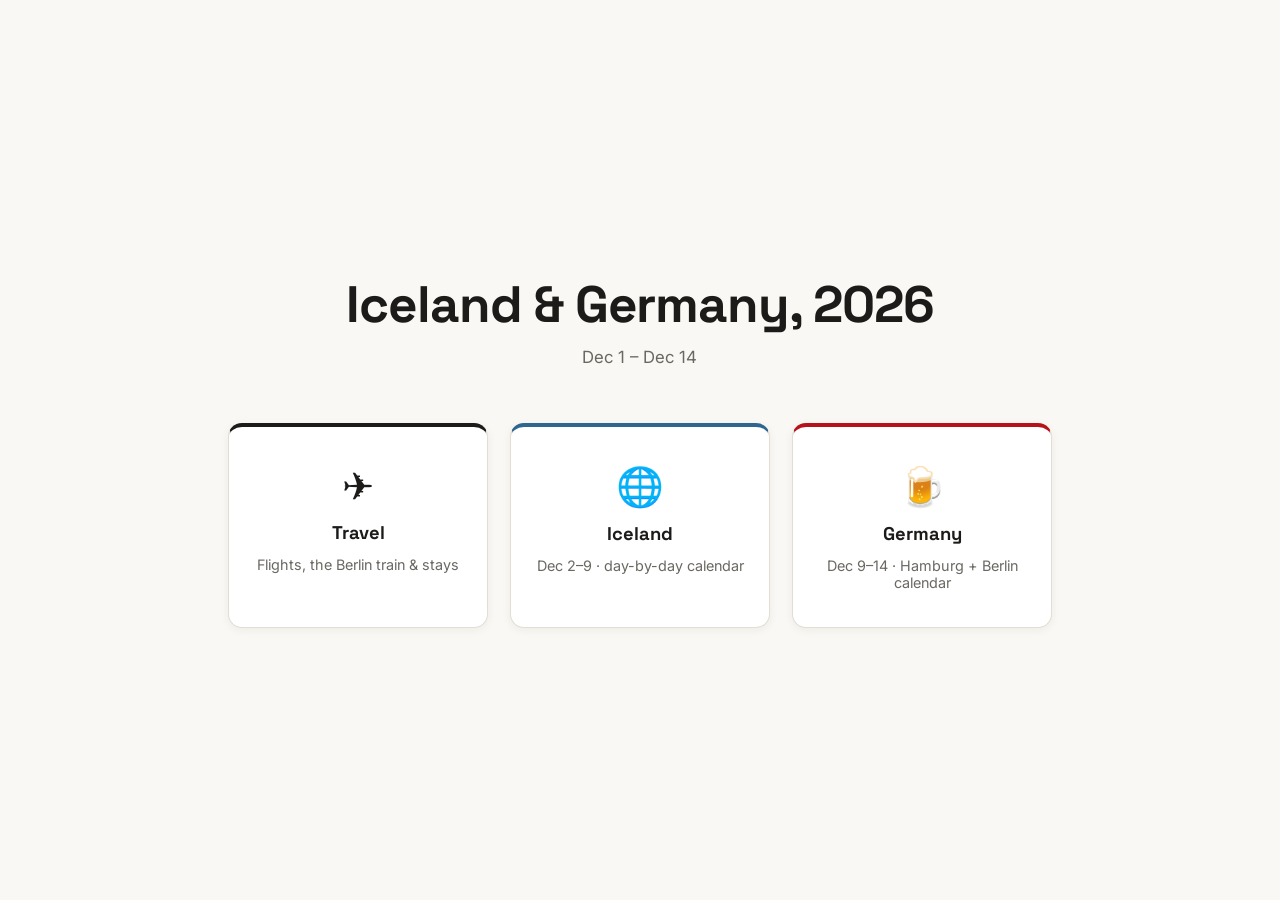
<file: index.html>
<!DOCTYPE html>
<html lang="en">
<head>
  <meta charset="utf-8" />
  <meta name="viewport" content="width=device-width, initial-scale=1" />
  <title>Iceland &amp; Germany Trip</title>
  <meta name="description" content="Trip planner for our Iceland and Germany trip." />
  <link href="css/style.css" rel="stylesheet" />
</head>
<body>
  <main class="landing">
    <div class="landing-hero">
      <h1>Iceland &amp; Germany, 2026</h1>
      <p>Dec 1 &ndash; Dec 14</p>
    </div>
    <div class="landing-cards">
      <a class="landing-card travel" href="travel.html">
        <span class="icon">&#9992;&#65039;</span>
        <h2>Travel</h2>
        <p>Flights, the Berlin train &amp; stays</p>
      </a>
      <a class="landing-card iceland" href="iceland.html">
        <span class="icon">&#127760;</span>
        <h2>Iceland</h2>
        <p>Dec 2&ndash;9 &middot; day-by-day calendar</p>
      </a>
      <a class="landing-card germany" href="germany.html">
        <span class="icon">&#127866;</span>
        <h2>Germany</h2>
        <p>Dec 9&ndash;14 &middot; Hamburg + Berlin calendar</p>
      </a>
    </div>
  </main>
</body>
</html>
</file>
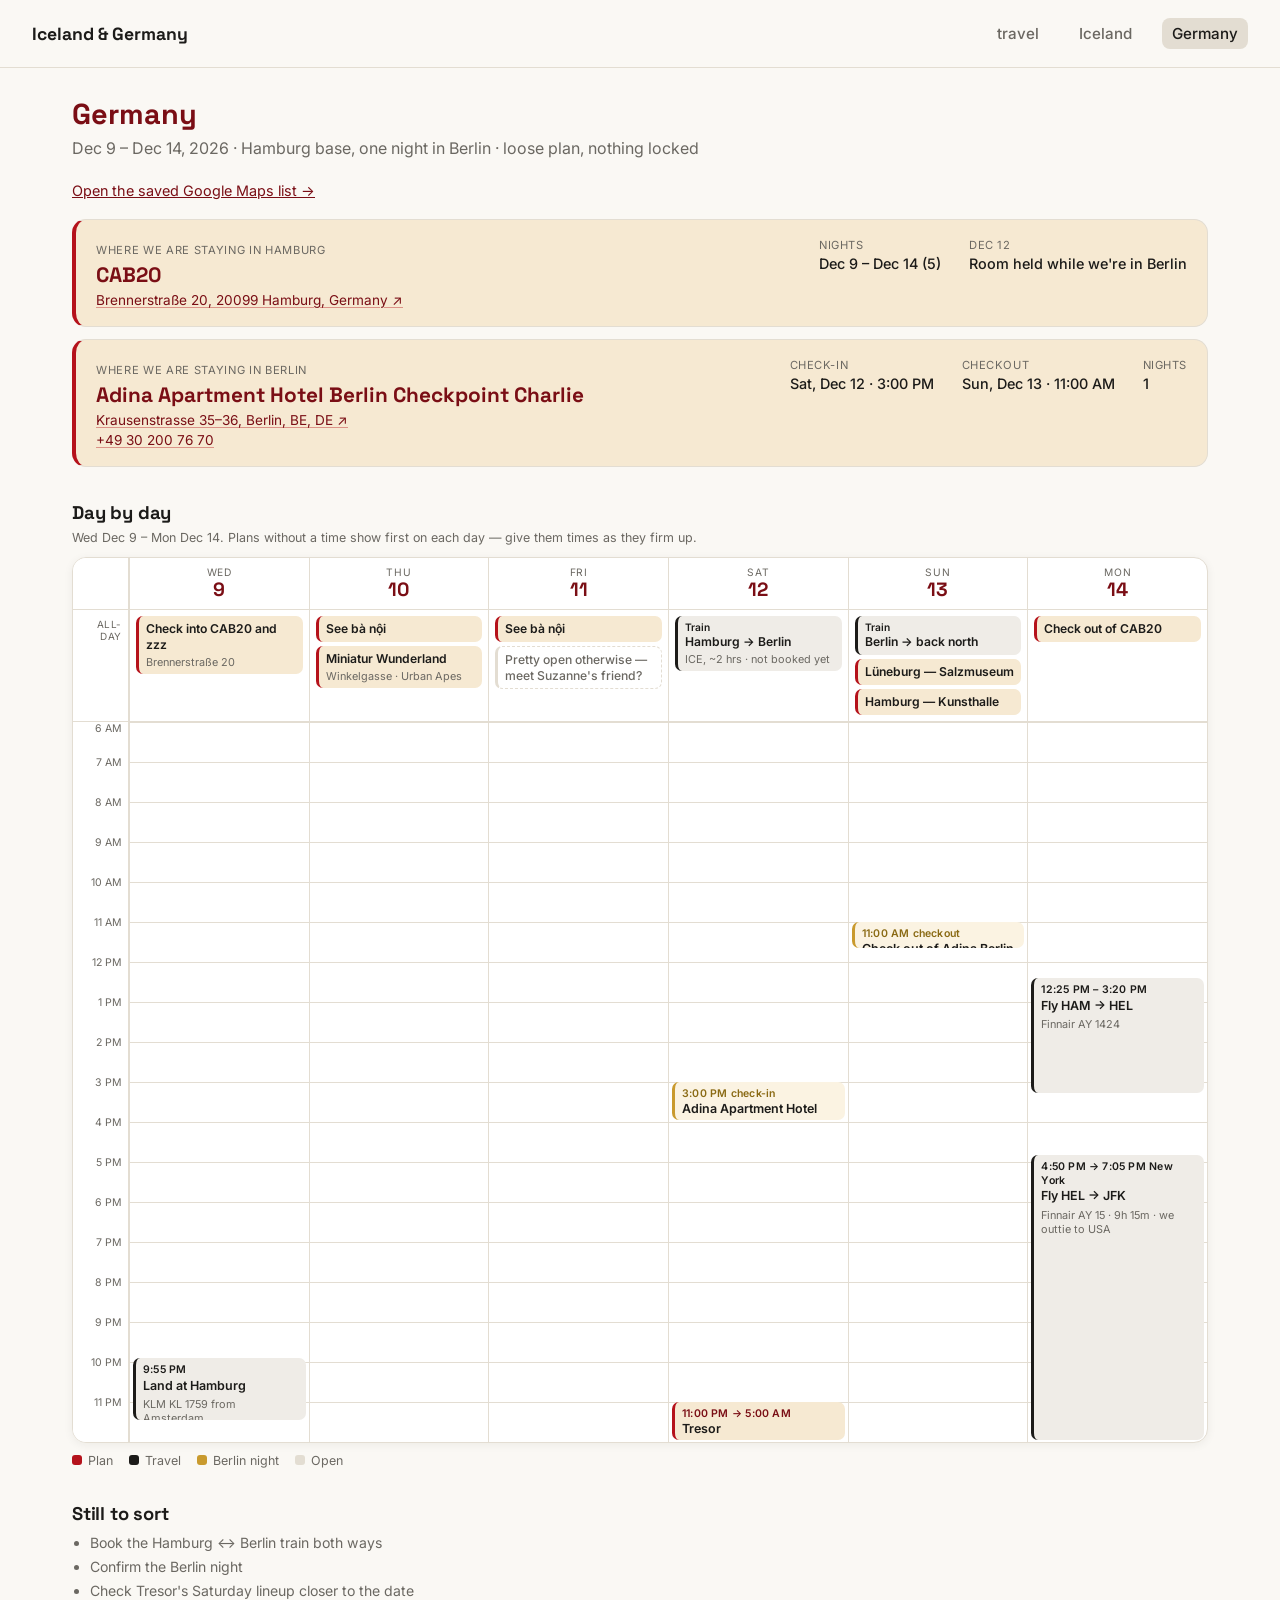
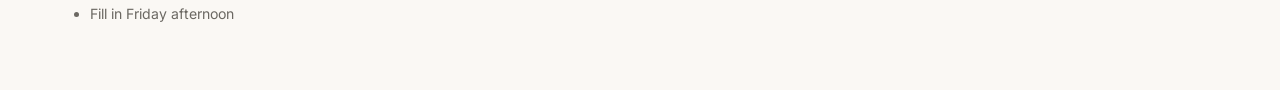
<file: germany.html>
<!DOCTYPE html>
<html lang="en">
<head>
  <meta charset="utf-8" />
  <meta name="viewport" content="width=device-width, initial-scale=1" />
  <title>Germany &mdash; Trip Planner</title>
  <meta name="description" content="Hamburg and Berlin itinerary calendar, Dec 9 - Dec 14, 2026." />
  <link href="css/style.css" rel="stylesheet" />
</head>
<body class="theme-germany">
  <header class="top-bar">
    <a class="brand" href="index.html">Iceland &amp; Germany</a>
    <nav>
      <a href="travel.html">travel</a>
      <a href="iceland.html">Iceland</a>
      <a href="germany.html" class="active">Germany</a>
    </nav>
  </header>

  <main class="page">
    <div class="page-head">
      <h1>Germany</h1>
      <p>Dec 9 &ndash; Dec 14, 2026 &middot; Hamburg base, one night in Berlin &middot; loose plan, nothing locked</p>
    </div>

    <p class="inline-link">
      <a href="https://maps.app.goo.gl/7ZZvMnzvFcStVFDi8" target="_blank" rel="noopener">Open the saved Google Maps list &rarr;</a>
    </p>

    <section class="stay-card">
      <div class="stay-main">
        <span class="s-label">Where we are staying in Hamburg</span>
        <h2>CAB20</h2>
        <p class="stay-address">
          <a href="https://maps.app.goo.gl/UtUzSLCeU8bM149C9" target="_blank" rel="noopener">Brennerstra&szlig;e 20, 20099 Hamburg, Germany &nearr;</a>
        </p>
      </div>
      <dl class="stay-facts">
        <div><dt>Nights</dt><dd>Dec 9 &ndash; Dec 14 (5)</dd></div>
        <div><dt>Dec 12</dt><dd>Room held while we're in Berlin</dd></div>
      </dl>
    </section>

    <section class="stay-card">
      <div class="stay-main">
        <span class="s-label">Where we are staying in Berlin</span>
        <h2>Adina Apartment Hotel Berlin Checkpoint Charlie</h2>
        <p class="stay-address">
          <a href="https://maps.app.goo.gl/LuyTJ3PgvsmHae7s6" target="_blank" rel="noopener">Krausenstrasse 35&ndash;36, Berlin, BE, DE &nearr;</a>
        </p>
        <p class="stay-address"><a href="tel:+49302007670">+49 30 200 76 70</a></p>
      </div>
      <dl class="stay-facts">
        <div><dt>Check-in</dt><dd>Sat, Dec 12 &middot; 3:00 PM</dd></div>
        <div><dt>Checkout</dt><dd>Sun, Dec 13 &middot; 11:00 AM</dd></div>
        <div><dt>Nights</dt><dd>1</dd></div>
      </dl>
    </section>

    <h2 class="section-title">Day by day</h2>
    <p class="wv-hint">Wed Dec 9 &ndash; Mon Dec 14. Plans without a time show first on each day &mdash; give them times as they firm up.</p>

    <div id="itinerary"></div>

    <p class="wv-legend">
      <span class="lg-plan">Plan</span>
      <span class="lg-travel">Travel</span>
      <span class="lg-night">Berlin night</span>
      <span class="lg-open">Open</span>
    </p>

    <section class="loose-ends">
      <h2 class="section-title">Still to sort</h2>
      <ul>
        <li>Book the Hamburg &harr; Berlin train both ways</li>
        <li>Confirm the Berlin night</li>
        <li>Check Tresor's Saturday lineup closer to the date</li>
        <li>Fill in Friday afternoon</li>
      </ul>
    </section>
  </main>

  <script>
    window.ITINERARY = {
      start: "2026-12-09",
      end: "2026-12-14",
      events: [
        {
          date: "2026-12-09", start: "21:55", end: "23:30", kind: "travel",
          timeLabel: "9:55 PM",
          title: "Land at Hamburg",
          sub: "KLM KL 1759 from Amsterdam"
        },
        {
          date: "2026-12-09", kind: "plan",
          title: "Check into CAB20 and zzz",
          sub: "Brennerstraße 20"
        },
        {
          date: "2026-12-10", kind: "plan",
          title: "See bà nội"
        },
        {
          date: "2026-12-10", kind: "plan",
          title: "Miniatur Wunderland",
          sub: "Winkelgasse &middot; Urban Apes"
        },
        {
          date: "2026-12-11", kind: "plan",
          title: "See bà nội"
        },
        {
          date: "2026-12-11", kind: "open",
          title: "Pretty open otherwise — meet Suzanne's friend?"
        },
        {
          date: "2026-12-12", kind: "travel",
          timeLabel: "Train",
          title: "Hamburg → Berlin",
          sub: "ICE, ~2 hrs &middot; not booked yet"
        },
        {
          date: "2026-12-12", start: "23:00", end: "24:00", kind: "plan",
          timeLabel: "11:00 PM → 5:00 AM",
          title: "Tresor"
        },
        {
          date: "2026-12-12", start: "15:00", end: "16:00", kind: "night",
          timeLabel: "3:00 PM check-in",
          title: "Adina Apartment Hotel Berlin",
          sub: "Krausenstrasse 35–36 &middot; Checkpoint Charlie"
        },
        {
          date: "2026-12-13", start: "11:00", end: "11:30", kind: "night",
          timeLabel: "11:00 AM checkout",
          title: "Check out of Adina Berlin"
        },
        {
          date: "2026-12-13", kind: "travel",
          timeLabel: "Train",
          title: "Berlin → back north"
        },
        {
          date: "2026-12-13", kind: "plan",
          title: "Lüneburg — Salzmuseum"
        },
        {
          date: "2026-12-13", kind: "plan",
          title: "Hamburg — Kunsthalle"
        },
        {
          date: "2026-12-14", kind: "plan",
          title: "Check out of CAB20"
        },
        {
          date: "2026-12-14", start: "12:25", end: "15:20", kind: "travel",
          title: "Fly HAM → HEL",
          sub: "Finnair AY 1424"
        },
        {
          date: "2026-12-14", start: "16:50", end: "24:00", kind: "travel",
          timeLabel: "4:50 PM → 7:05 PM New York",
          title: "Fly HEL → JFK",
          sub: "Finnair AY 15 &middot; 9h 15m &middot; we outtie to USA"
        }
      ]
    };
  </script>
  <script src="js/itinerary.js"></script>
</body>
</html>
</file>
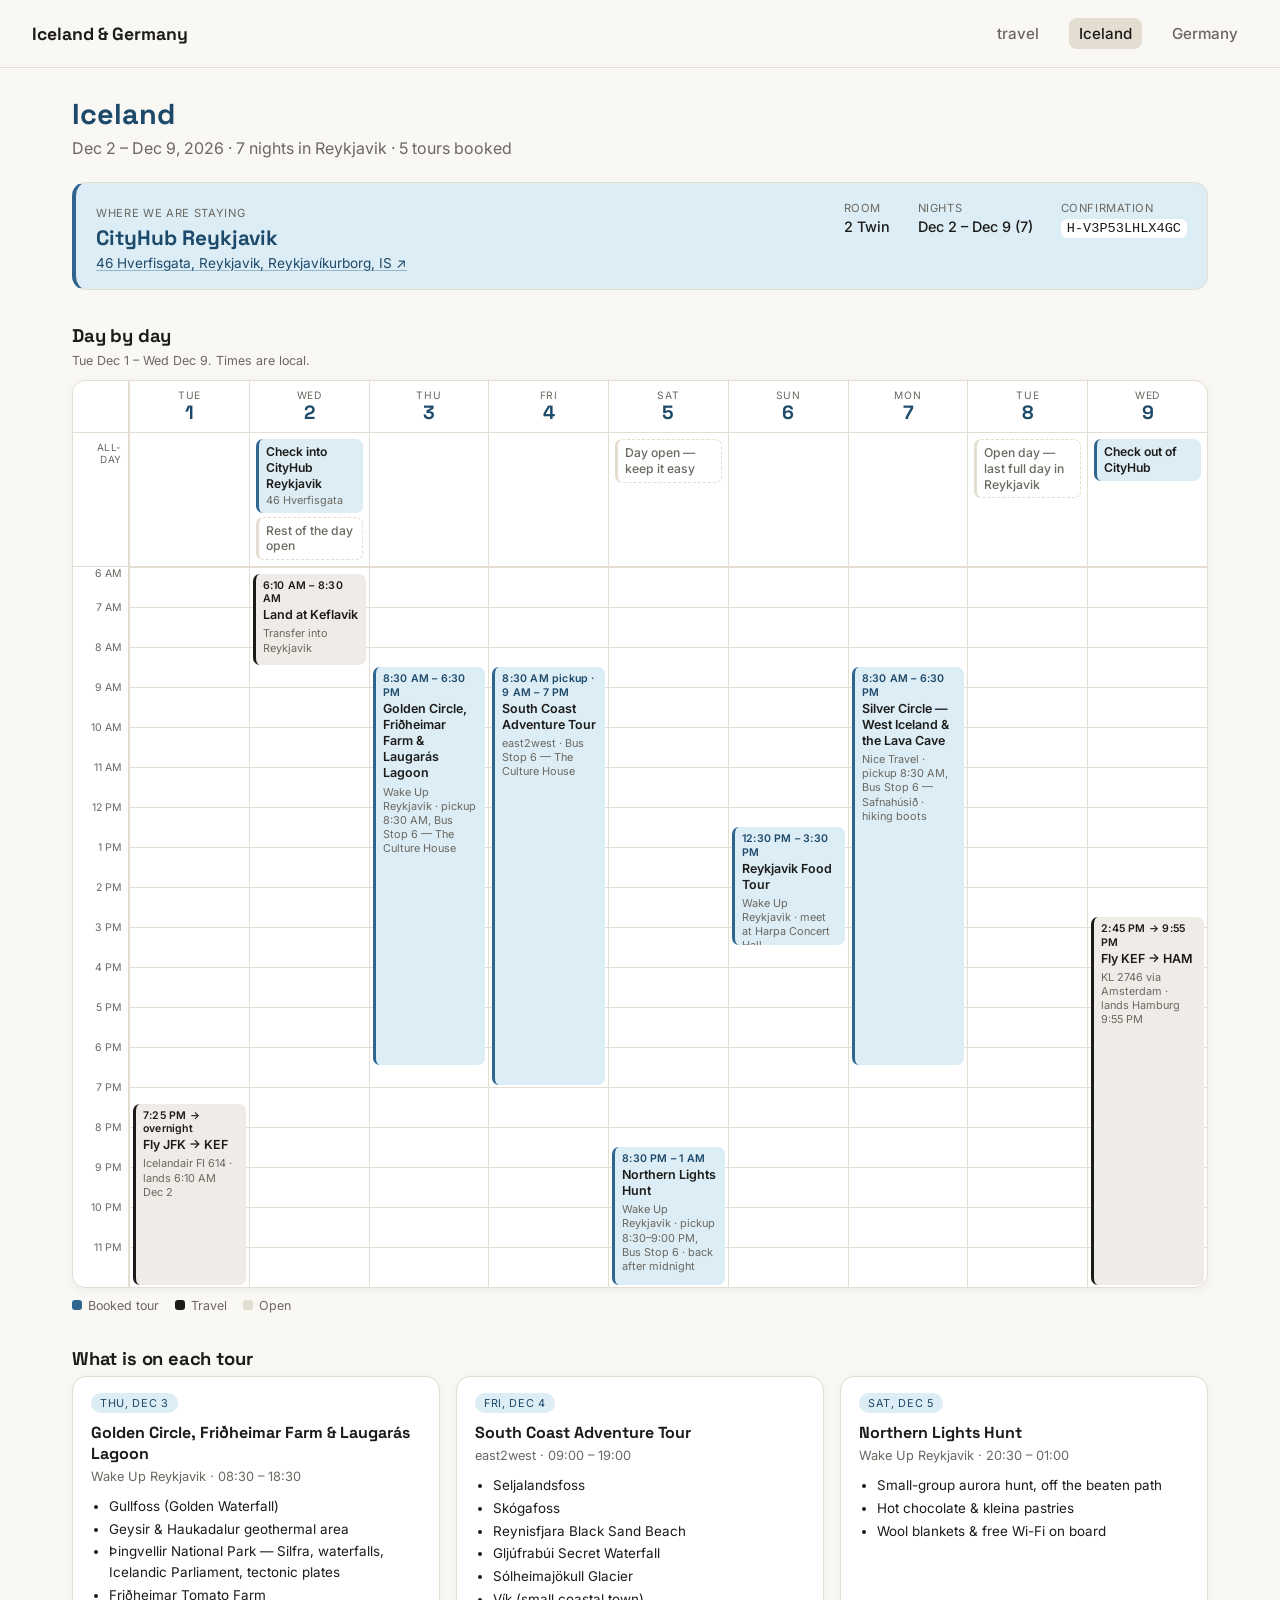
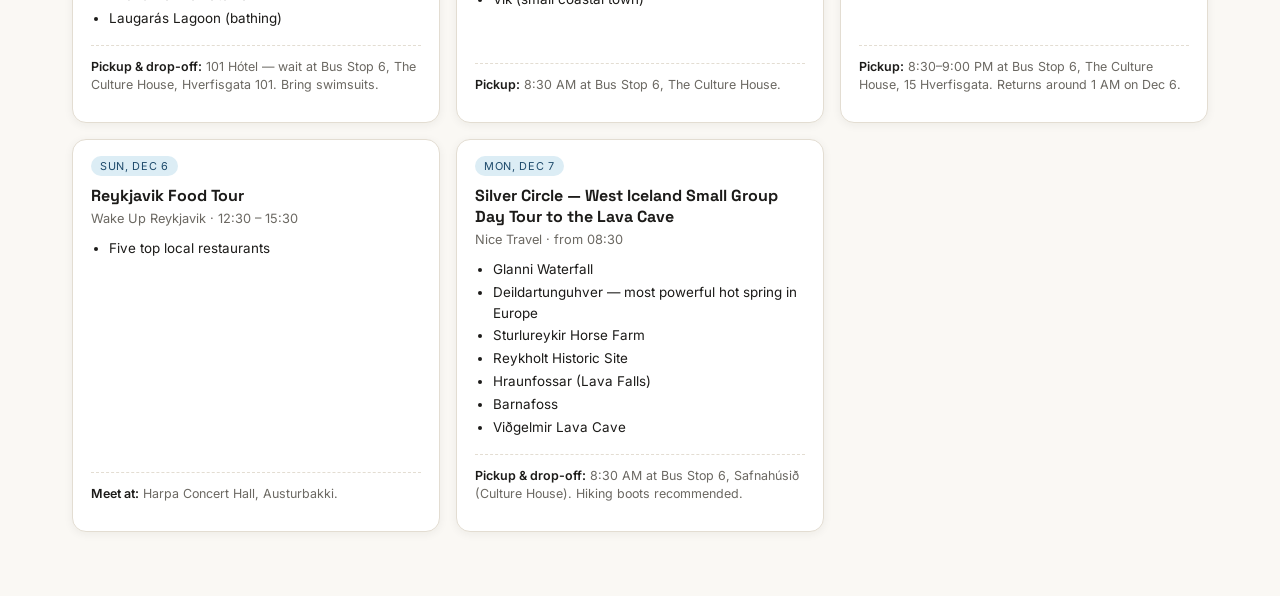
<file: iceland.html>
<!DOCTYPE html>
<html lang="en">
<head>
  <meta charset="utf-8" />
  <meta name="viewport" content="width=device-width, initial-scale=1" />
  <title>Iceland &mdash; Trip Planner</title>
  <meta name="description" content="Iceland itinerary calendar, Dec 1 - Dec 9, 2026." />
  <link href="css/style.css" rel="stylesheet" />
</head>
<body class="theme-iceland">
  <header class="top-bar">
    <a class="brand" href="index.html">Iceland &amp; Germany</a>
    <nav>
      <a href="travel.html">travel</a>
      <a href="iceland.html" class="active">Iceland</a>
      <a href="germany.html">Germany</a>
    </nav>
  </header>

  <main class="page">
    <div class="page-head">
      <h1>Iceland</h1>
      <p>Dec 2 &ndash; Dec 9, 2026 &middot; 7 nights in Reykjavik &middot; 5 tours booked</p>
    </div>

    <section class="stay-card">
      <div class="stay-main">
        <span class="s-label">Where we are staying</span>
        <h2>CityHub Reykjavik</h2>
        <p class="stay-address">
          <a href="https://maps.app.goo.gl/9ybACGqbvUn9ytTx7" target="_blank" rel="noopener">46 Hverfisgata, Reykjavik, Reykjav&iacute;kurborg, IS &nearr;</a>
        </p>
      </div>
      <dl class="stay-facts">
        <div><dt>Room</dt><dd>2 Twin</dd></div>
        <div><dt>Nights</dt><dd>Dec 2 &ndash; Dec 9 (7)</dd></div>
        <div><dt>Confirmation</dt><dd><code>H-V3P53LHLX4GC</code></dd></div>
      </dl>
    </section>

    <h2 class="section-title">Day by day</h2>
    <p class="wv-hint">Tue Dec 1 &ndash; Wed Dec 9. Times are local.</p>

    <div id="itinerary"></div>

    <p class="wv-legend">
      <span class="lg-tour">Booked tour</span>
      <span class="lg-travel">Travel</span>
      <span class="lg-open">Open</span>
    </p>

    <h2 class="section-title">What is on each tour</h2>
    <div class="tour-grid">
      <article class="tour-card">
        <span class="tour-when">Thu, Dec 3</span>
        <h3>Golden Circle, Fri&eth;heimar Farm &amp; Laugar&aacute;s Lagoon</h3>
        <p class="tour-op">Wake Up Reykjavik &middot; 08:30 &ndash; 18:30</p>
        <ul class="tour-stops">
          <li>Gullfoss (Golden Waterfall)</li>
          <li>Geysir &amp; Haukadalur geothermal area</li>
          <li>&THORN;ingvellir National Park &mdash; Silfra, waterfalls, Icelandic Parliament, tectonic plates</li>
          <li>Fri&eth;heimar Tomato Farm</li>
          <li>Laugar&aacute;s Lagoon (bathing)</li>
        </ul>
        <p class="tour-foot"><strong>Pickup &amp; drop-off:</strong> 101 H&oacute;tel &mdash; wait at Bus Stop 6, The Culture House, Hverfisgata 101. Bring swimsuits.</p>
      </article>

      <article class="tour-card">
        <span class="tour-when">Fri, Dec 4</span>
        <h3>South Coast Adventure Tour</h3>
        <p class="tour-op">east2west &middot; 09:00 &ndash; 19:00</p>
        <ul class="tour-stops">
          <li>Seljalandsfoss</li>
          <li>Sk&oacute;gafoss</li>
          <li>Reynisfjara Black Sand Beach</li>
          <li>Glj&uacute;frab&uacute;i Secret Waterfall</li>
          <li>S&oacute;lheimaj&ouml;kull Glacier</li>
          <li>V&iacute;k (small coastal town)</li>
        </ul>
        <p class="tour-foot"><strong>Pickup:</strong> 8:30 AM at Bus Stop 6, The Culture House.</p>
      </article>

      <article class="tour-card">
        <span class="tour-when">Sat, Dec 5</span>
        <h3>Northern Lights Hunt</h3>
        <p class="tour-op">Wake Up Reykjavik &middot; 20:30 &ndash; 01:00</p>
        <ul class="tour-stops">
          <li>Small-group aurora hunt, off the beaten path</li>
          <li>Hot chocolate &amp; kleina pastries</li>
          <li>Wool blankets &amp; free Wi-Fi on board</li>
        </ul>
        <p class="tour-foot"><strong>Pickup:</strong> 8:30&ndash;9:00 PM at Bus Stop 6, The Culture House, 15 Hverfisgata. Returns around 1 AM on Dec 6.</p>
      </article>

      <article class="tour-card">
        <span class="tour-when">Sun, Dec 6</span>
        <h3>Reykjavik Food Tour</h3>
        <p class="tour-op">Wake Up Reykjavik &middot; 12:30 &ndash; 15:30</p>
        <ul class="tour-stops">
          <li>Five top local restaurants</li>
        </ul>
        <p class="tour-foot"><strong>Meet at:</strong> Harpa Concert Hall, Austurbakki.</p>
      </article>

      <article class="tour-card">
        <span class="tour-when">Mon, Dec 7</span>
        <h3>Silver Circle &mdash; West Iceland Small Group Day Tour to the Lava Cave</h3>
        <p class="tour-op">Nice Travel &middot; from 08:30</p>
        <ul class="tour-stops">
          <li>Glanni Waterfall</li>
          <li>Deildartunguhver &mdash; most powerful hot spring in Europe</li>
          <li>Sturlureykir Horse Farm</li>
          <li>Reykholt Historic Site</li>
          <li>Hraunfossar (Lava Falls)</li>
          <li>Barnafoss</li>
          <li>Vi&eth;gelmir Lava Cave</li>
        </ul>
        <p class="tour-foot"><strong>Pickup &amp; drop-off:</strong> 8:30 AM at Bus Stop 6, Safnah&uacute;si&eth; (Culture House). Hiking boots recommended.</p>
      </article>
    </div>
  </main>

  <script>
    window.ITINERARY = {
      start: "2026-12-01",
      end: "2026-12-09",
      events: [
        {
          date: "2026-12-01", start: "19:25", end: "24:00", kind: "travel",
          timeLabel: "7:25 PM → overnight",
          title: "Fly JFK → KEF",
          sub: "Icelandair FI 614 &middot; lands 6:10 AM Dec 2"
        },
        {
          date: "2026-12-02", start: "06:10", end: "08:30", kind: "travel",
          title: "Land at Keflavik",
          sub: "Transfer into Reykjavik"
        },
        {
          date: "2026-12-02",
          title: "Check into CityHub Reykjavik",
          sub: "46 Hverfisgata"
        },
        {
          date: "2026-12-02", kind: "open",
          title: "Rest of the day open"
        },
        {
          date: "2026-12-03", start: "08:30", end: "18:30",
          title: "Golden Circle, Friðheimar Farm & Laugarás Lagoon",
          sub: "Wake Up Reykjavik &middot; pickup 8:30 AM, Bus Stop 6 &mdash; The Culture House"
        },
        {
          date: "2026-12-04", start: "08:30", end: "19:00",
          timeLabel: "8:30 AM pickup · 9 AM – 7 PM",
          title: "South Coast Adventure Tour",
          sub: "east2west &middot; Bus Stop 6 &mdash; The Culture House"
        },
        {
          date: "2026-12-05", kind: "open",
          title: "Day open — keep it easy"
        },
        {
          date: "2026-12-05", start: "20:30", end: "24:00",
          timeLabel: "8:30 PM – 1 AM",
          title: "Northern Lights Hunt",
          sub: "Wake Up Reykjavik &middot; pickup 8:30–9:00 PM, Bus Stop 6 &middot; back after midnight"
        },
        {
          date: "2026-12-06", start: "12:30", end: "15:30",
          title: "Reykjavik Food Tour",
          sub: "Wake Up Reykjavik &middot; meet at Harpa Concert Hall"
        },
        {
          date: "2026-12-07", start: "08:30", end: "18:30",
          title: "Silver Circle — West Iceland & the Lava Cave",
          sub: "Nice Travel &middot; pickup 8:30 AM, Bus Stop 6 &mdash; Safnahúsið &middot; hiking boots"
        },
        {
          date: "2026-12-08", kind: "open",
          title: "Open day — last full day in Reykjavik"
        },
        {
          date: "2026-12-09",
          title: "Check out of CityHub"
        },
        {
          date: "2026-12-09", start: "14:45", end: "24:00", kind: "travel",
          timeLabel: "2:45 PM → 9:55 PM",
          title: "Fly KEF → HAM",
          sub: "KL 2746 via Amsterdam &middot; lands Hamburg 9:55 PM"
        }
      ]
    };
  </script>
  <script src="js/itinerary.js"></script>
</body>
</html>
</file>
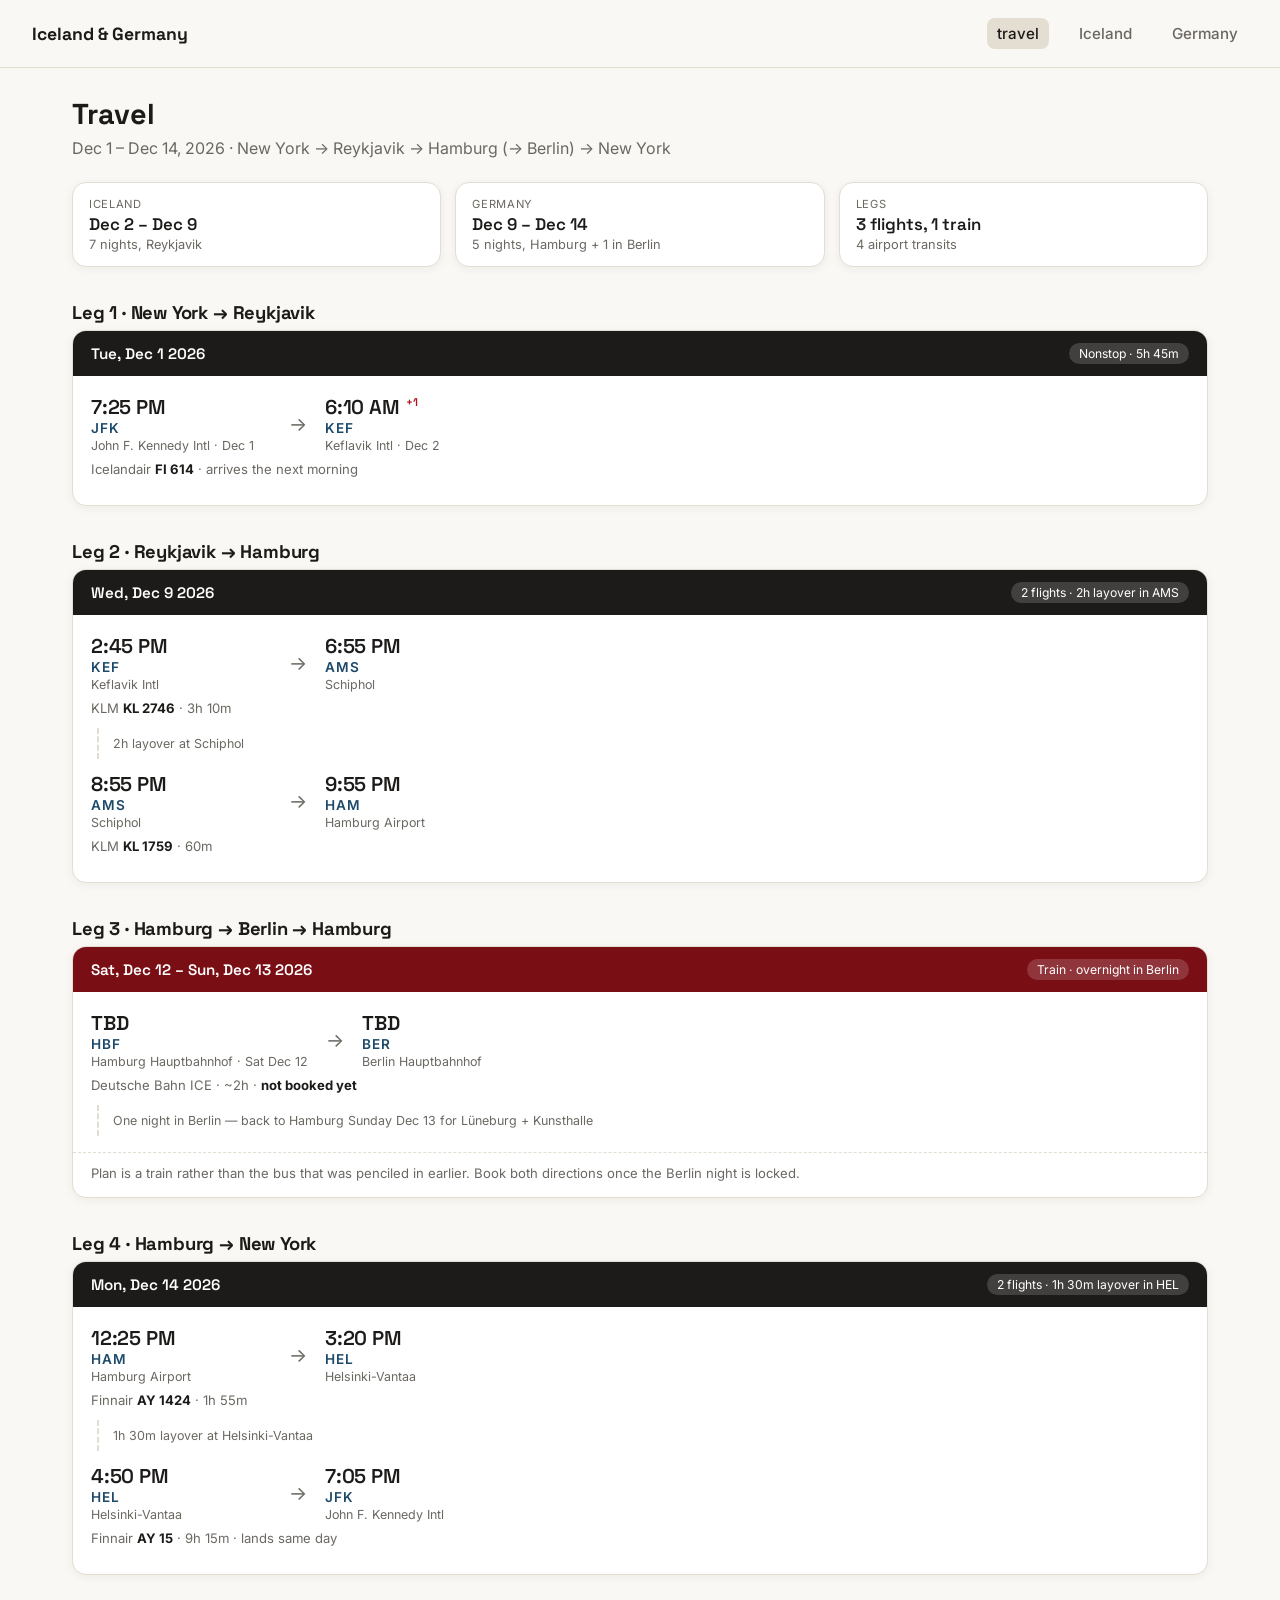
<file: travel.html>
<!DOCTYPE html>
<html lang="en">
<head>
  <meta charset="utf-8" />
  <meta name="viewport" content="width=device-width, initial-scale=1" />
  <title>Travel &mdash; Iceland &amp; Germany Trip</title>
  <meta name="description" content="Flights, trains and stays for the Iceland and Germany trip." />
  <link href="css/style.css" rel="stylesheet" />
</head>
<body>
  <header class="top-bar">
    <a class="brand" href="index.html">Iceland &amp; Germany</a>
    <nav>
      <a href="travel.html" class="active">travel</a>
      <a href="iceland.html">Iceland</a>
      <a href="germany.html">Germany</a>
    </nav>
  </header>

  <main class="page">
    <div class="page-head">
      <h1>Travel</h1>
      <p>Dec 1 &ndash; Dec 14, 2026 &middot; New York &rarr; Reykjavik &rarr; Hamburg (&rarr; Berlin) &rarr; New York</p>
    </div>

    <section class="summary-strip">
      <div class="summary-item">
        <span class="s-label">Iceland</span>
        <span class="s-value">Dec 2 &ndash; Dec 9</span>
        <span class="s-sub">7 nights, Reykjavik</span>
      </div>
      <div class="summary-item">
        <span class="s-label">Germany</span>
        <span class="s-value">Dec 9 &ndash; Dec 14</span>
        <span class="s-sub">5 nights, Hamburg + 1 in Berlin</span>
      </div>
      <div class="summary-item">
        <span class="s-label">Legs</span>
        <span class="s-value">3 flights, 1 train</span>
        <span class="s-sub">4 airport transits</span>
      </div>
    </section>

    <h2 class="section-title">Leg 1 &middot; New York &rarr; Reykjavik</h2>
    <article class="leg">
      <div class="leg-head">
        <span class="leg-date">Tue, Dec 1 2026</span>
        <span class="leg-tag tag-flight">Nonstop &middot; 5h 45m</span>
      </div>
      <div class="leg-body">
        <div class="hop">
          <div class="hop-line">
            <div class="hop-point">
              <span class="hop-time">7:25 PM</span>
              <span class="hop-code">JFK</span>
              <span class="hop-place">John F. Kennedy Intl &middot; Dec 1</span>
            </div>
            <div class="hop-arrow">&rarr;</div>
            <div class="hop-point">
              <span class="hop-time">6:10 AM <em>+1</em></span>
              <span class="hop-code">KEF</span>
              <span class="hop-place">Keflavik Intl &middot; Dec 2</span>
            </div>
          </div>
          <div class="hop-meta">Icelandair <strong>FI 614</strong> &middot; arrives the next morning</div>
        </div>
      </div>
    </article>

    <h2 class="section-title">Leg 2 &middot; Reykjavik &rarr; Hamburg</h2>
    <article class="leg">
      <div class="leg-head">
        <span class="leg-date">Wed, Dec 9 2026</span>
        <span class="leg-tag tag-flight">2 flights &middot; 2h layover in AMS</span>
      </div>
      <div class="leg-body">
        <div class="hop">
          <div class="hop-line">
            <div class="hop-point">
              <span class="hop-time">2:45 PM</span>
              <span class="hop-code">KEF</span>
              <span class="hop-place">Keflavik Intl</span>
            </div>
            <div class="hop-arrow">&rarr;</div>
            <div class="hop-point">
              <span class="hop-time">6:55 PM</span>
              <span class="hop-code">AMS</span>
              <span class="hop-place">Schiphol</span>
            </div>
          </div>
          <div class="hop-meta">KLM <strong>KL 2746</strong> &middot; 3h 10m</div>
        </div>
        <div class="layover">2h layover at Schiphol</div>
        <div class="hop">
          <div class="hop-line">
            <div class="hop-point">
              <span class="hop-time">8:55 PM</span>
              <span class="hop-code">AMS</span>
              <span class="hop-place">Schiphol</span>
            </div>
            <div class="hop-arrow">&rarr;</div>
            <div class="hop-point">
              <span class="hop-time">9:55 PM</span>
              <span class="hop-code">HAM</span>
              <span class="hop-place">Hamburg Airport</span>
            </div>
          </div>
          <div class="hop-meta">KLM <strong>KL 1759</strong> &middot; 60m</div>
        </div>
      </div>
    </article>

    <h2 class="section-title">Leg 3 &middot; Hamburg &rarr; Berlin &rarr; Hamburg</h2>
    <article class="leg leg-train">
      <div class="leg-head">
        <span class="leg-date">Sat, Dec 12 &ndash; Sun, Dec 13 2026</span>
        <span class="leg-tag tag-train">Train &middot; overnight in Berlin</span>
      </div>
      <div class="leg-body">
        <div class="hop">
          <div class="hop-line">
            <div class="hop-point">
              <span class="hop-time">TBD</span>
              <span class="hop-code">HBF</span>
              <span class="hop-place">Hamburg Hauptbahnhof &middot; Sat Dec 12</span>
            </div>
            <div class="hop-arrow">&rarr;</div>
            <div class="hop-point">
              <span class="hop-time">TBD</span>
              <span class="hop-code">BER</span>
              <span class="hop-place">Berlin Hauptbahnhof</span>
            </div>
          </div>
          <div class="hop-meta">Deutsche Bahn ICE &middot; ~2h &middot; <strong>not booked yet</strong></div>
        </div>
        <div class="layover">One night in Berlin &mdash; back to Hamburg Sunday Dec 13 for L&uuml;neburg + Kunsthalle</div>
      </div>
      <p class="leg-note">Plan is a train rather than the bus that was penciled in earlier. Book both directions once the Berlin night is locked.</p>
    </article>

    <h2 class="section-title">Leg 4 &middot; Hamburg &rarr; New York</h2>
    <article class="leg">
      <div class="leg-head">
        <span class="leg-date">Mon, Dec 14 2026</span>
        <span class="leg-tag tag-flight">2 flights &middot; 1h 30m layover in HEL</span>
      </div>
      <div class="leg-body">
        <div class="hop">
          <div class="hop-line">
            <div class="hop-point">
              <span class="hop-time">12:25 PM</span>
              <span class="hop-code">HAM</span>
              <span class="hop-place">Hamburg Airport</span>
            </div>
            <div class="hop-arrow">&rarr;</div>
            <div class="hop-point">
              <span class="hop-time">3:20 PM</span>
              <span class="hop-code">HEL</span>
              <span class="hop-place">Helsinki-Vantaa</span>
            </div>
          </div>
          <div class="hop-meta">Finnair <strong>AY 1424</strong> &middot; 1h 55m</div>
        </div>
        <div class="layover">1h 30m layover at Helsinki-Vantaa</div>
        <div class="hop">
          <div class="hop-line">
            <div class="hop-point">
              <span class="hop-time">4:50 PM</span>
              <span class="hop-code">HEL</span>
              <span class="hop-place">Helsinki-Vantaa</span>
            </div>
            <div class="hop-arrow">&rarr;</div>
            <div class="hop-point">
              <span class="hop-time">7:05 PM</span>
              <span class="hop-code">JFK</span>
              <span class="hop-place">John F. Kennedy Intl</span>
            </div>
          </div>
          <div class="hop-meta">Finnair <strong>AY 15</strong> &middot; 9h 15m &middot; lands same day</div>
        </div>
      </div>
    </article>
  </main>
</body>
</html>
</file>
<file: css/style.css>
@import url('https://fonts.googleapis.com/css2?family=Space+Grotesk:wght@500;600;700&family=Inter:wght@400;500;600&display=swap');

:root {
  --bg: #faf8f4;
  --ink: #1c1b19;
  --muted: #6b6862;
  --line: #e3ddd2;
  --card: #ffffff;
  --radius: 14px;
  --shadow: 0 2px 10px rgba(28, 27, 25, 0.06);
  --shadow-lift: 0 8px 24px rgba(28, 27, 25, 0.12);

  --iceland: #2f6690;
  --iceland-light: #dcedf5;
  --iceland-dark: #1d4a6b;

  --germany: #b5121b;
  --germany-gold: #c99a2e;
  --germany-light: #f6e9d2;
  --germany-dark: #7a0e15;

  --font-head: 'Space Grotesk', system-ui, sans-serif;
  --font-body: 'Inter', system-ui, sans-serif;
}

* { box-sizing: border-box; }

html {
  -webkit-text-size-adjust: 100%;
}

html, body {
  margin: 0;
  padding: 0;
  background: var(--bg);
  color: var(--ink);
  font-family: var(--font-body);
}

h1, h2, h3 {
  font-family: var(--font-head);
  margin: 0;
}

a { color: inherit; }

.top-bar {
  display: flex;
  align-items: center;
  justify-content: space-between;
  padding: 18px 32px;
  border-bottom: 1px solid var(--line);
  background: var(--bg);
  position: sticky;
  top: 0;
  z-index: 20;
}

.top-bar .brand {
  font-family: var(--font-head);
  font-weight: 700;
  font-size: 1.1rem;
  text-decoration: none;
}

.top-bar nav {
  display: flex;
  gap: 20px;
}

.top-bar nav a {
  text-decoration: none;
  font-weight: 500;
  font-size: 0.95rem;
  color: var(--muted);
  padding: 6px 10px;
  border-radius: 8px;
  transition: background 0.15s, color 0.15s;
}

.top-bar nav a:hover,
.top-bar nav a.active {
  background: var(--line);
  color: var(--ink);
}

/* ---------- Landing page ---------- */

.landing {
  min-height: 100vh;
  min-height: 100svh;
  display: flex;
  flex-direction: column;
  align-items: center;
  justify-content: center;
  text-align: center;
  padding: 32px;
  gap: 40px;
}

.landing-hero h1 {
  font-size: clamp(2rem, 5vw, 3.2rem);
  letter-spacing: -0.02em;
}

.landing-hero p {
  color: var(--muted);
  margin-top: 10px;
  font-size: 1.05rem;
}

.landing-cards {
  display: grid;
  grid-template-columns: repeat(3, minmax(200px, 260px));
  gap: 22px;
}

@media (max-width: 720px) {
  .landing-cards { grid-template-columns: 1fr; }
}

.landing-card {
  display: flex;
  flex-direction: column;
  align-items: center;
  gap: 12px;
  padding: 36px 24px;
  border-radius: var(--radius);
  background: var(--card);
  box-shadow: var(--shadow);
  text-decoration: none;
  color: var(--ink);
  border: 1px solid var(--line);
  transition: transform 0.15s, box-shadow 0.15s;
}

.landing-card:hover {
  transform: translateY(-4px);
  box-shadow: var(--shadow-lift);
}

.landing-card .icon { font-size: 2.4rem; }
.landing-card h2 { font-size: 1.15rem; }
.landing-card p { margin: 0; color: var(--muted); font-size: 0.9rem; }

.landing-card.travel { border-top: 4px solid var(--ink); }
.landing-card.iceland { border-top: 4px solid var(--iceland); }
.landing-card.germany { border-top: 4px solid var(--germany); }

/* ---------- Page shell ---------- */

.page {
  padding: 28px 32px 64px;
  max-width: 1200px;
  margin: 0 auto;
}

.page-head {
  margin-bottom: 24px;
}

.page-head h1 {
  font-size: 1.8rem;
}

.page-head p {
  color: var(--muted);
  margin-top: 6px;
}

.theme-iceland .page-head h1 { color: var(--iceland-dark); }
.theme-germany .page-head h1 { color: var(--germany-dark); }

/* ---------- Shared section bits ---------- */

.section-title {
  font-size: 1.15rem;
  margin: 34px 0 6px;
  letter-spacing: -0.01em;
}

.section-sub {
  color: var(--muted);
  font-size: 0.9rem;
  margin: 0 0 16px;
}

.inline-link {
  margin: 0 0 20px;
  font-size: 0.9rem;
}

.inline-link a { color: var(--muted); }

.theme-germany .inline-link a { color: var(--germany-dark); }

.summary-strip {
  display: grid;
  grid-template-columns: repeat(3, 1fr);
  gap: 14px;
  margin-bottom: 8px;
}

@media (max-width: 720px) {
  .summary-strip { grid-template-columns: 1fr; }
}

.summary-item {
  background: var(--card);
  border: 1px solid var(--line);
  border-radius: var(--radius);
  padding: 14px 16px;
  box-shadow: var(--shadow);
  display: flex;
  flex-direction: column;
  gap: 2px;
}

.s-label {
  font-size: 0.7rem;
  text-transform: uppercase;
  letter-spacing: 0.06em;
  color: var(--muted);
}

.s-value {
  font-family: var(--font-head);
  font-weight: 600;
  font-size: 1.05rem;
}

.s-sub {
  font-size: 0.8rem;
  color: var(--muted);
}

/* ---------- Travel legs ---------- */

.leg {
  background: var(--card);
  border: 1px solid var(--line);
  border-radius: var(--radius);
  box-shadow: var(--shadow);
  overflow: hidden;
  margin-bottom: 18px;
}

.leg-head {
  display: flex;
  justify-content: space-between;
  align-items: center;
  gap: 12px;
  flex-wrap: wrap;
  padding: 12px 18px;
  background: var(--ink);
  color: #fff;
  font-family: var(--font-head);
}

.leg-date { font-weight: 600; font-size: 0.95rem; }

.leg-tag {
  font-family: var(--font-body);
  font-size: 0.76rem;
  padding: 3px 10px;
  border-radius: 999px;
  background: rgba(255, 255, 255, 0.16);
}

.leg-train .leg-head { background: var(--germany-dark); }

.leg-body { padding: 6px 18px 16px; }

.hop { padding: 12px 0; }

.hop-line {
  display: flex;
  align-items: center;
  gap: 18px;
  flex-wrap: wrap;
}

.hop-point {
  display: flex;
  flex-direction: column;
  min-width: 180px;
}

.hop-time {
  font-family: var(--font-head);
  font-weight: 600;
  font-size: 1.25rem;
  letter-spacing: -0.01em;
}

.hop-time em {
  font-style: normal;
  font-size: 0.7rem;
  color: var(--germany);
  vertical-align: super;
  margin-left: 2px;
}

.hop-code {
  font-size: 0.85rem;
  font-weight: 600;
  color: var(--iceland-dark);
  letter-spacing: 0.06em;
}

.hop-place {
  font-size: 0.78rem;
  color: var(--muted);
  margin-top: 2px;
}

.hop-arrow {
  color: var(--muted);
  font-size: 1.2rem;
}

.hop-meta {
  font-size: 0.82rem;
  color: var(--muted);
  margin-top: 8px;
}

.hop-meta strong { color: var(--ink); }

.layover {
  font-size: 0.78rem;
  color: var(--muted);
  padding: 8px 0 8px 14px;
  border-left: 2px dashed var(--line);
  margin-left: 6px;
}

.leg-note {
  margin: 0;
  padding: 12px 18px 16px;
  border-top: 1px dashed var(--line);
  font-size: 0.82rem;
  color: var(--muted);
}

/* ---------- Itinerary calendar ---------- */

.wv {
  background: var(--card);
  border: 1px solid var(--line);
  border-radius: var(--radius);
  box-shadow: var(--shadow);
  overflow: hidden;
  margin-bottom: 10px;
}

.wv-scroll {
  overflow-x: auto;
  overflow-y: hidden;
}

.wv-grid {
  display: grid;
  grid-template-columns: 56px repeat(var(--cols), minmax(118px, 1fr));
  min-width: min-content;
}

/* The time gutter stays put when the days scroll sideways. */
.wv-corner,
.wv-allday-label,
.wv-gutter {
  position: sticky;
  left: 0;
  z-index: 2;
  background: var(--card);
  border-right: 1px solid var(--line);
}

.wv-corner,
.wv-allday-label {
  border-bottom: 1px solid var(--line);
}

.wv-allday-label {
  font-size: 0.62rem;
  text-transform: uppercase;
  letter-spacing: 0.06em;
  color: var(--muted);
  padding: 8px 6px 0;
  text-align: right;
}

.wv-dayhead {
  border-bottom: 1px solid var(--line);
  border-left: 1px solid var(--line);
  padding: 8px 8px 7px;
  text-align: center;
}

.wv-dow {
  display: block;
  font-size: 0.64rem;
  text-transform: uppercase;
  letter-spacing: 0.07em;
  color: var(--muted);
}

.wv-daynum {
  display: block;
  font-family: var(--font-head);
  font-weight: 700;
  font-size: 1.2rem;
  line-height: 1.25;
  color: var(--iceland-dark);
}

.theme-germany .wv-daynum { color: var(--germany-dark); }

.wv-allday-cell {
  border-bottom: 1px solid var(--line);
  border-left: 1px solid var(--line);
  padding: 6px;
  display: flex;
  flex-direction: column;
  gap: 4px;
  min-height: 34px;
}

.wv-gutter { position: sticky; }

.wv-hour {
  position: absolute;
  right: 6px;
  font-size: 0.66rem;
  color: var(--muted);
  transform: translateY(-50%);
  white-space: nowrap;
}

.wv-hour.first { transform: none; }

.wv-col {
  position: relative;
  border-left: 1px solid var(--line);
  background-image: repeating-linear-gradient(
    to bottom,
    var(--line) 0,
    var(--line) 1px,
    transparent 1px,
    transparent var(--hour-px)
  );
}

.wv-ev {
  position: absolute;
  border-radius: 7px;
  border-left: 3px solid var(--iceland);
  background: var(--iceland-light);
  padding: 5px 7px;
  overflow: hidden;
  font-size: 0.75rem;
  line-height: 1.3;
}

.wv-ev .ev-time {
  display: block;
  font-size: 0.66rem;
  font-weight: 600;
  letter-spacing: 0.02em;
  color: var(--iceland-dark);
}

.wv-ev .ev-title {
  display: block;
  font-weight: 600;
  font-size: 0.78rem;
  margin-top: 1px;
}

.wv-ev .ev-sub {
  display: block;
  font-size: 0.68rem;
  color: var(--muted);
  margin-top: 3px;
}

/* chips in the all-day band */

.ev {
  border-radius: 7px;
  border-left: 3px solid var(--iceland);
  background: var(--iceland-light);
  padding: 5px 7px;
  font-size: 0.75rem;
  line-height: 1.3;
}

.ev .ev-time {
  display: block;
  font-size: 0.64rem;
  font-weight: 600;
  color: var(--iceland-dark);
}

.ev .ev-title {
  display: block;
  font-weight: 600;
  font-size: 0.76rem;
}

.ev .ev-sub {
  display: block;
  font-size: 0.68rem;
  color: var(--muted);
  margin-top: 2px;
}

/* event kinds */

.ev.travel, .wv-ev.travel {
  border-left-color: var(--ink);
  background: #efece7;
}

.ev.travel .ev-time, .wv-ev.travel .ev-time { color: var(--ink); }

.ev.plan, .wv-ev.plan {
  border-left-color: var(--germany);
  background: var(--germany-light);
}

.ev.plan .ev-time, .wv-ev.plan .ev-time { color: var(--germany-dark); }

.ev.night, .wv-ev.night {
  border-left-color: var(--germany-gold);
  background: #fbf3e2;
}

.ev.night .ev-time, .wv-ev.night .ev-time { color: #8a6a14; }

.ev.open, .wv-ev.open {
  border: 1px dashed var(--line);
  border-left: 3px solid var(--line);
  background: transparent;
}

.ev.open .ev-title, .wv-ev.open .ev-title {
  font-weight: 500;
  color: var(--muted);
}

.wv-legend {
  display: flex;
  gap: 16px;
  flex-wrap: wrap;
  margin: 0 0 22px;
  font-size: 0.78rem;
  color: var(--muted);
}

.wv-legend span::before {
  content: "";
  display: inline-block;
  width: 10px;
  height: 10px;
  border-radius: 3px;
  margin-right: 6px;
}

.wv-legend .lg-tour::before { background: var(--iceland); }
.wv-legend .lg-travel::before { background: var(--ink); }
.wv-legend .lg-open::before { background: var(--line); }
.wv-legend .lg-plan::before { background: var(--germany); }
.wv-legend .lg-night::before { background: var(--germany-gold); }

.wv-hint {
  font-size: 0.78rem;
  color: var(--muted);
  margin: 0 0 12px;
}

/* ---------- Iceland: stay + tours ---------- */

.stay-card {
  display: flex;
  justify-content: space-between;
  gap: 24px;
  flex-wrap: wrap;
  background: var(--iceland-light);
  border: 1px solid var(--line);
  border-left: 4px solid var(--iceland);
  border-radius: var(--radius);
  padding: 18px 20px;
  margin-bottom: 12px;
}

.stay-main h2 {
  font-size: 1.3rem;
  margin-top: 4px;
  color: var(--iceland-dark);
}

.stay-address {
  margin: 4px 0 0;
  font-size: 0.85rem;
  color: var(--muted);
}

.stay-address a {
  color: var(--iceland-dark);
  text-decoration-color: rgba(47, 102, 144, 0.4);
  text-underline-offset: 2px;
}

.stay-address a:hover {
  text-decoration-color: var(--iceland);
}

.theme-germany .stay-card {
  background: var(--germany-light);
  border-left-color: var(--germany);
}

.theme-germany .stay-main h2 { color: var(--germany-dark); }

.theme-germany .stay-address a {
  color: var(--germany-dark);
  text-decoration-color: rgba(181, 18, 27, 0.4);
}

.theme-germany .stay-address a:hover {
  text-decoration-color: var(--germany);
}

.stay-facts {
  display: flex;
  gap: 28px;
  margin: 0;
  flex-wrap: wrap;
}

.stay-facts dt {
  font-size: 0.7rem;
  text-transform: uppercase;
  letter-spacing: 0.05em;
  color: var(--muted);
}

.stay-facts dd {
  margin: 3px 0 0;
  font-weight: 500;
  font-size: 0.9rem;
}

.stay-facts code {
  font-size: 0.85rem;
  background: #fff;
  padding: 2px 6px;
  border-radius: 6px;
}

.tour-grid {
  display: grid;
  grid-template-columns: repeat(auto-fill, minmax(min(290px, 100%), 1fr));
  gap: 16px;
}

.tour-card {
  background: var(--card);
  border: 1px solid var(--line);
  border-radius: var(--radius);
  box-shadow: var(--shadow);
  padding: 16px 18px;
  display: flex;
  flex-direction: column;
}

.tour-when {
  display: inline-block;
  font-size: 0.68rem;
  text-transform: uppercase;
  letter-spacing: 0.06em;
  padding: 3px 9px;
  border-radius: 999px;
  background: var(--iceland-light);
  color: var(--iceland-dark);
  align-self: flex-start;
}

.tour-card h3 {
  font-size: 1rem;
  margin-top: 10px;
  line-height: 1.3;
}

.tour-op {
  margin: 4px 0 0;
  font-size: 0.8rem;
  color: var(--muted);
}

.tour-stops {
  margin: 12px 0 0;
  padding-left: 18px;
  font-size: 0.84rem;
  line-height: 1.55;
  flex: 1;
}

.tour-stops li { margin-bottom: 2px; }

.tour-foot {
  margin-top: 14px;
  padding-top: 12px;
  border-top: 1px dashed var(--line);
  font-size: 0.78rem;
  color: var(--muted);
  line-height: 1.45;
}

.tour-foot strong {
  color: var(--ink);
  font-weight: 600;
}

/* ---------- Loose ends ---------- */

.loose-ends { margin-top: 8px; }

.loose-ends ul {
  margin: 0;
  padding-left: 18px;
  font-size: 0.88rem;
  line-height: 1.7;
  color: var(--muted);
}

/* ---------- Agenda (phone layout for the itinerary) ---------- */

.agenda {
  display: none;
  list-style: none;
  margin: 0 0 10px;
  padding: 0;
}

.agenda-day {
  background: var(--card);
  border: 1px solid var(--line);
  border-radius: 12px;
  box-shadow: var(--shadow);
  padding: 12px 14px;
  margin-bottom: 10px;
  display: grid;
  grid-template-columns: 62px minmax(0, 1fr);
  gap: 12px;
}

.agenda-date {
  display: flex;
  flex-direction: column;
  line-height: 1.2;
}

.agenda-dow {
  font-size: 0.66rem;
  text-transform: uppercase;
  letter-spacing: 0.07em;
  color: var(--muted);
}

.agenda-num {
  font-family: var(--font-head);
  font-weight: 700;
  font-size: 1.05rem;
  color: var(--iceland-dark);
}

.theme-germany .agenda-num { color: var(--germany-dark); }

.agenda-items {
  display: flex;
  flex-direction: column;
  gap: 7px;
  min-width: 0;
}

.agenda-empty {
  font-size: 0.8rem;
  color: var(--muted);
  font-style: italic;
  padding: 2px 0;
}

/* ---------- Responsive ---------- */

@media (max-width: 900px) {
  .page { padding: 24px 20px 56px; }
  .top-bar { padding: 16px 20px; }
}

/* Below this the time grid cannot fit, so the day-by-day list takes over. */
@media (max-width: 760px) {
  .wv { display: none; }
  .agenda { display: block; }

  .page { padding: 20px 16px 48px; }
  .page-head h1 { font-size: 1.5rem; }
  .page-head p { font-size: 0.92rem; }
  .section-title { font-size: 1.05rem; margin-top: 28px; }

  .top-bar {
    padding: 12px 16px;
    flex-wrap: wrap;
    gap: 8px;
  }

  .top-bar .brand { font-size: 1rem; }
  .top-bar nav { gap: 2px; }

  .top-bar nav a {
    font-size: 0.88rem;
    padding: 8px 10px;
  }

  .stay-card {
    flex-direction: column;
    gap: 14px;
    padding: 16px;
  }

  .stay-main h2 { font-size: 1.1rem; }

  .stay-facts {
    gap: 8px 22px;
  }

  .hop-arrow { display: none; }
  .hop-point { min-width: 0; }
  .hop-time { font-size: 1.1rem; }
  .leg-body { padding: 4px 14px 12px; }
  .leg-head { padding: 11px 14px; }

  .tour-card { padding: 14px 16px; }

  .landing { padding: 28px 20px; gap: 28px; }
  .landing-card { padding: 24px 20px; }
}

@media (max-width: 380px) {
  .agenda-day {
    grid-template-columns: minmax(0, 1fr);
    gap: 8px;
  }

  .agenda-date { flex-direction: row; align-items: baseline; gap: 7px; }
  .top-bar nav a { padding: 8px 7px; font-size: 0.84rem; }
}
</file>
